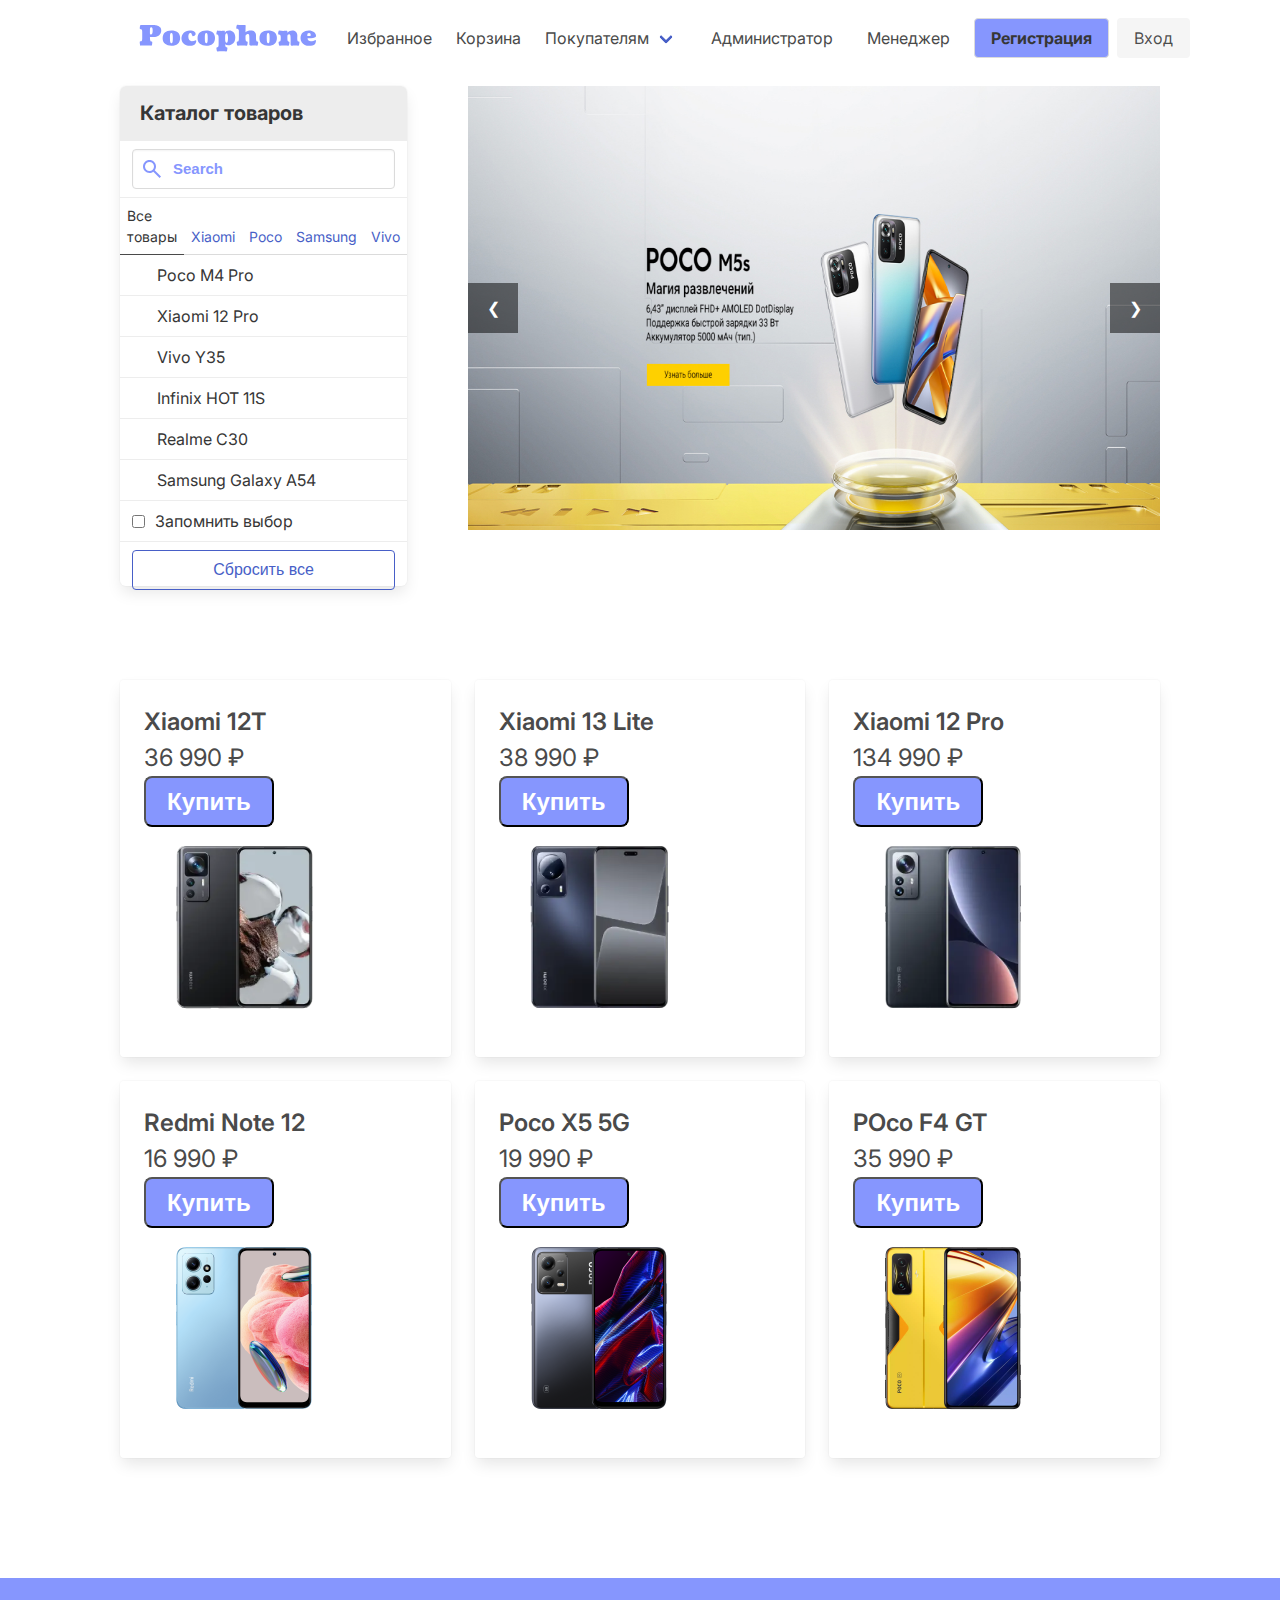
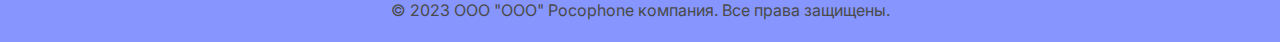
<file: Pocophone/index.html>
<!DOCTYPE html>
<html lang="ru">

<head>
  <meta charset="UTF-8">
  <meta name="viewport" content="width=device-width, initial-scale=1.0">

  <link rel="preconnect" href="https://fonts.googleapis.com">
  <link rel="preconnect" href="https://fonts.gstatic.com" crossorigin>
  <link href="https://fonts.googleapis.com/css2?family=Inter:wght@100;200;300;400;500;600;700;800;900&display=swap"
    rel="stylesheet">

  <link rel="stylesheet" href="bulma/css/bulma.css">
  <link rel="stylesheet" href="style.css">
  <title>Главная</title>
</head>

<body>


  <nav class="navbar" aria-label="main navigation">
    <div class="navbar-brand">
      <a class="navbar-item" href="index.html">
        <img src="img/logo.svg" alt="Логотип нашей компании ООО Pocophone" width="191" height="42">
      </a>

      <a role="button" class="navbar-burger" aria-label="menu" aria-expanded="false" data-target="navbarBasicExample">
        <span aria-hidden="true"></span>
        <span aria-hidden="true"></span>
        <span aria-hidden="true"></span>
      </a>
    </div>

    <div id="navbarBasicExample" class="navbar-menu">
      <div class="navbar-start">
        <a href="fav.html" class="navbar-item">Избранное</a>
        <a class="navbar-item">Корзина</a>

        <div class="navbar-item has-dropdown is-hoverable">
          <a class="navbar-link">Покупателям</a>

          <div class="navbar-dropdown">
            <a class="navbar-item">
              Условия продажи товаров в интернет-магазине
            </a>

            <a class="navbar-item">
              Как оплатить и получить
            </a>

            <a class="navbar-item">
              Обмен, возврат и ремонт
            </a>

            <a class="navbar-item">
              Обзоры
            </a>

            <a class="navbar-item">
              Подборки
            </a>

            <hr class="navbar-divider">

            <a class="navbar-item">
              Часто задаваемые вопросы
            </a>

          </div>
        </div>


        <a href="admin.html" class="navbar-item" style="margin-left: 10px; ">Администратор</a>
        <a href="orders.html" class="navbar-item" style="margin-left: 10px; ">Менеджер</a>
      </div>

      <div class="navbar-end">
        <div class="navbar-item">
          <div class="buttons">
            <a class="button" style="background-color:#8696FE">
              <strong>Регистрация</strong>
            </a>
            <a class="button is-light">
              Вход
            </a>
          </div>
        </div>
      </div>
    </div>
  </nav>


  <main class="main">
    <div class="panel">
      <p class="panel-heading">
        Каталог товаров
      </p>
      <div class="panel-block">
        <p class="control has-icons-left">
          <input class="input" type="text" placeholder="Search">
          <span class="icon is-left">
            <img src="img/icon_search.svg" alt="Иконка поиска">
          </span>
        </p>
      </div>
      <p class="panel-tabs">
        <a class="is-active">Все товары</a>
        <a>Xiaomi</a>
        <a>Poco</a>
        <a>Samsung</a>
        <a>Vivo</a>
      </p>
      <a class="panel-block is-active">
        <span class="panel-icon">
          <i class="fas fa-book" aria-hidden="true"></i>
        </span>
        Poco M4 Pro
      </a>
      <a class="panel-block">
        <span class="panel-icon">
          <i class="fas fa-book" aria-hidden="true"></i>
        </span>
        Xiaomi 12 Pro
      </a>
      <a class="panel-block">
        <span class="panel-icon">
          <i class="fas fa-book" aria-hidden="true"></i>
        </span>
        <div class="anim">
          <p>Vivo Y35</p>
        </div>
      </a>
      <a class="panel-block">
        <span class="panel-icon">
          <i class="fas fa-book" aria-hidden="true"></i>
        </span>
        Infinix HOT 11S
      </a>
      <a class="panel-block">
        <span class="panel-icon">
          <i class="fas fa-code-branch" aria-hidden="true"></i>
        </span>
        Realme C30
      </a>
      <a class="panel-block">
        <span class="panel-icon">
          <i class="fas fa-code-branch" aria-hidden="true"></i>
        </span>
        Samsung Galaxy A54
      </a>
      <label class="panel-block">
        <input type="checkbox">
        Запомнить выбор
      </label>
      <div class="panel-block">
        <button class="button is-link is-outlined is-fullwidth">
          Сбросить все
        </button>
      </div>
    </div>

    <div class="slider">
      <img class="active" src="img/image1.jpg" alt="image 1">
      <img src="img/image2.jpg" alt="image 2">
      <img src="img/image3.jpg" alt="image 3">
      <div class="prev">&#10094;</div>
      <div class="next">&#10095;</div>
    </div>
  </main>


  <div class="container">
      <div class="columns is-mobile is-multiline">
        <div class="column is-one-third">
          <div class="card">
            <div class="card-content">
              <p class="p1">Xiaomi 12T</p>
              <p class="p2">36 990 ₽</p>
              <button onclick="redirectToOtherPage()" class="change-button text-button">Купить</button>
              <img src="img/image1c.png" alt="Фото Xiaomi 12T">
            </div>
          </div>
        </div>
        <div class="column is-one-third">
          <div class="card">
            <div class="card-content">
              <p class="p1">Xiaomi 13 Lite</p>
              <p class="p2">38 990 ₽</p>
              <button class="change-button text-button">Купить</button>
              <img src="img/image2c.png" alt="Фото Xiaomi 13 Lite">
            </div>
          </div>
        </div>
        <div class="column is-one-third">
          <div class="card">
            <div class="card-content">
              <p  class="p1">Xiaomi 12 Pro</p>
              <p  class="p2">134 990 ₽</p>
              <button class="change-button text-button">Купить</button>
              <img src="img/image3c.png" alt="Фото Xiaomi 12 Pro">
            </div>
          </div>
        </div>
        <div class="column is-one-third">
          <div class="card">
            <div class="card-content">
              <p  class="p1">Redmi Note 12</p>
              <p  class="p2">16 990 ₽</p>
              <button class="change-button text-button">Купить</button>
              <img src="img/image4c.png" alt="Фото Redmi Note 12">

            </div>
          </div>
        </div>
        <div class="column is-one-third">
          <div class="card">
            <div class="card-content">
              <p  class="p1">Poco X5 5G</p>
              <p  class="p2">19 990 ₽</p>
              <button class="change-button text-button">Купить</button>
              <img src="img/image5c.png" alt="Фото Poco X5 5G">
            </div>
          </div>
        </div>
        <div class="column is-one-third">
          <div class="card">
            <div class="card-content">
              <p  class="p1">POco F4 GT</p>
              <p  class="p2">35 990 ₽</p>
              <button class="change-button text-button">Купить</button>
              <img src="img/image6c.png" alt="">
            </div>
          </div>
        </div>
      </div>
    </div>




  <footer>
      <p class="fff">&copy; 2023 ООО "ООО" Pocophone компания. Все права защищены.</p>
  </footer>






























  <script>

  var slider = document.querySelector('.slider');
        var prevBtn = slider.querySelector('.prev');
        var nextBtn = slider.querySelector('.next');
        var images = slider.querySelectorAll('img');
        var currentIndex = 0;

        function showImage(index) {
            images[currentIndex].classList.remove('active');
            images[index].classList.add('active');
            currentIndex = index;
        }

        prevBtn.addEventListener('click', function() {
            var index = currentIndex - 1;
            if (index < 0) {
                index = images.length - 1;
            }
            showImage(index);
        });

  
  const navbarBurger = document.querySelector('.navbar-burger');
  const navbarMenu = document.querySelector('.navbar-menu');

  navbarBurger.addEventListener('click', () => {
    navbarBurger.classList.toggle('is-active');
    navbarMenu.classList.toggle('is-active');
  });

  function redirectToOtherPage() {
    window.location.href = "Xiaomi-12T.html";
  }
  
  </script>


</body>

</html>
</file>
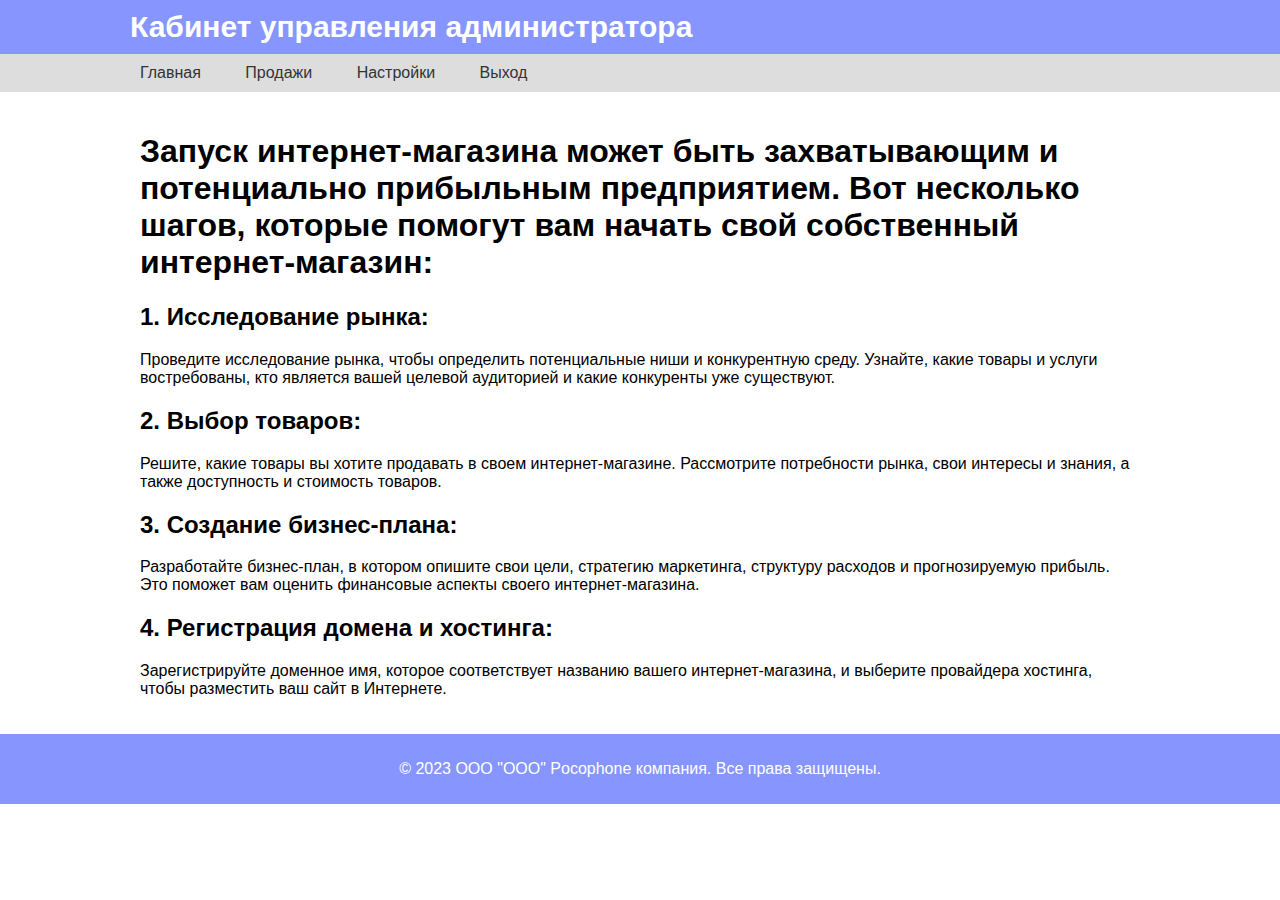
<file: Pocophone/admin.html>
<!DOCTYPE html>
<html lang="en">
<head>
  <meta charset="UTF-8">
  <meta name="viewport" content="width=device-width, initial-scale=1.0">
  <title>Кабинет управления администратора</title>

    <style>
    body {
  font-family: Arial, sans-serif;
  margin: 0;
  padding: 0;
}

header {
  background-color: #8696FE;
  color: #fff;
  padding: 10px;
}

.h1 {
  font-weight: 600;
  color:#fff;
  font-size:30px;
}

a {
  text-decoration:none;
  color:#fff;
}
nav ul {
  list-style-type: none;
  margin: 0;
  padding: 0;
  background-color: #ddd;
}

nav ul li {
  display: inline-block;
}

nav ul li a {
  display: block;
  padding: 10px 20px;
  text-decoration: none;
  color: #333;
}

nav ul li a:hover {
  background-color: #ddd;
}

main {
  padding: 20px;
}

footer {
  background-color: #8696FE;
  color: #fff;
  padding: 10px;
  text-align: center;
}

  </style>
</head>
<body>
  <header>
    <a href="admin.html"><h1 style="margin: 0px 120px;" class="h1">Кабинет управления администратора</h1></a>
  </header>
  
  <nav>
    <ul>
      <li style="margin-left: 120px; "><a href="index.html">Главная</a></li>
      <li><a href="#">Продажи</a></li>
      <li><a href="#">Настройки</a></li>
      <li><a href="#">Выход</a></li>
    </ul>
  </nav>
  
  <main style="margin: 0px 120px;">
    <h1>Запуск интернет-магазина может быть захватывающим и потенциально прибыльным предприятием. Вот несколько шагов, которые помогут вам начать свой собственный интернет-магазин:</h1>
    <h2>1. Исследование рынка:</h2>
    <p> Проведите исследование рынка, чтобы определить потенциальные ниши и конкурентную среду. Узнайте, какие товары и услуги востребованы, кто является вашей целевой аудиторией и какие конкуренты уже существуют.</p>
    <h2>2. Выбор товаров:</h2>
    <p> Решите, какие товары вы хотите продавать в своем интернет-магазине. Рассмотрите потребности рынка, свои интересы и знания, а также доступность и стоимость товаров.</p>
    <h2>3. Создание бизнес-плана:</h2>
    <p> Разработайте бизнес-план, в котором опишите свои цели, стратегию маркетинга, структуру расходов и прогнозируемую прибыль. Это поможет вам оценить финансовые аспекты своего интернет-магазина.</p>
    <h2>4.  Регистрация домена и хостинга:</h2>
    <p> Зарегистрируйте доменное имя, которое соответствует названию вашего интернет-магазина, и выберите провайдера хостинга, чтобы разместить ваш сайт в Интернете.</p>
  </main>
  
  <footer>
    <p>&copy; 2023 ООО "ООО" Pocophone компания. Все права защищены.</p>
</footer>
</body>
</html>
</file>
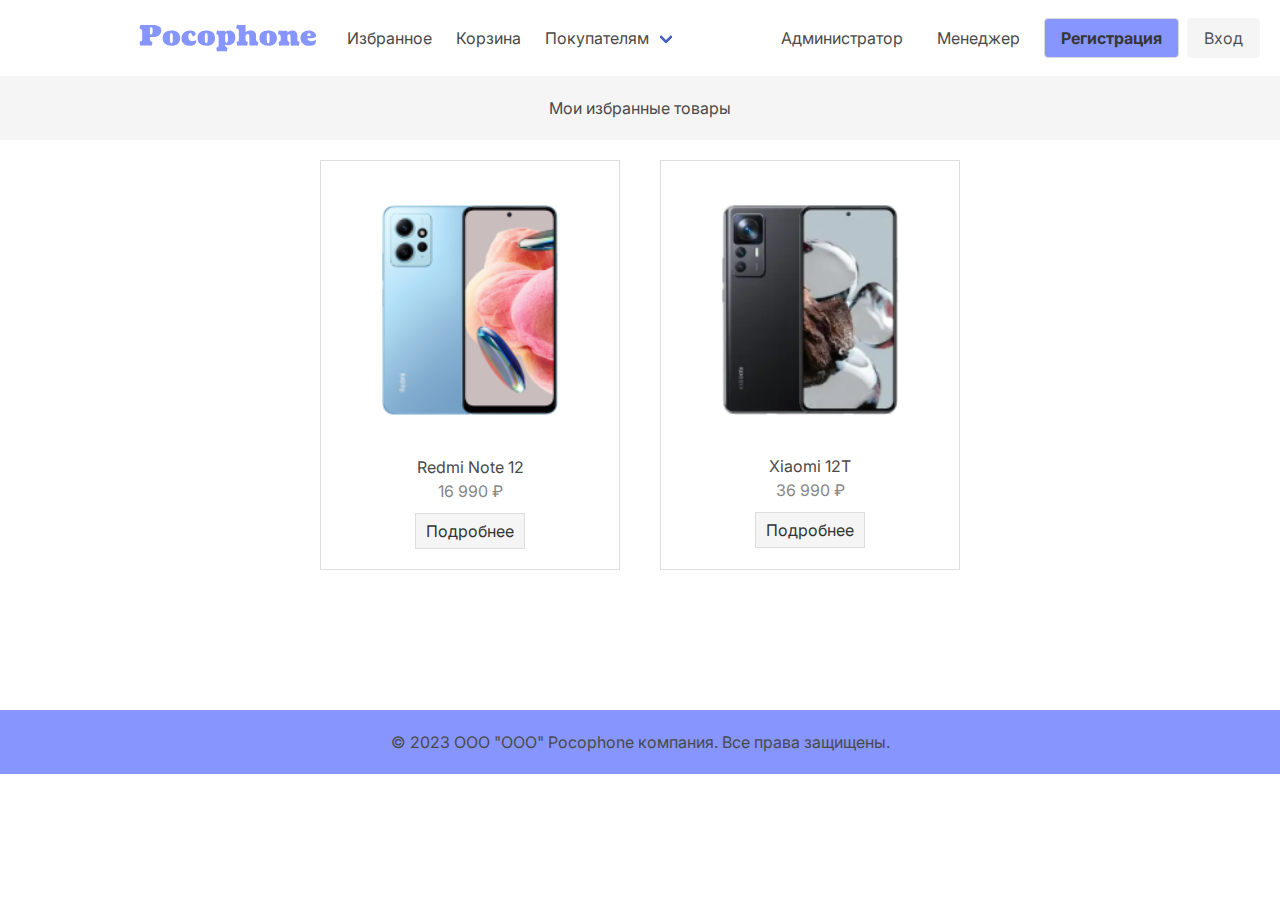
<file: Pocophone/fav.html>
<!DOCTYPE html>
<html lang="en">
<head>
  <meta charset="UTF-8">
  <meta name="viewport" content="width=device-width, initial-scale=1.0">

  <link rel="preconnect" href="https://fonts.googleapis.com">
  <link rel="preconnect" href="https://fonts.gstatic.com" crossorigin>
  <link href="https://fonts.googleapis.com/css2?family=Inter:wght@100;200;300;400;500;600;700;800;900&display=swap" rel="stylesheet">

  <link rel="stylesheet" href="bulma/css/bulma.css">
  <link rel="stylesheet" href="style.css">
  <title>Избранное</title>

    <style>
  body {
  font-family: Arial, sans-serif;
  margin: 0;
  padding: 0;
}

header {
  background-color: #f5f5f5;
  padding: 20px;
  text-align: center;
}

main {
  display: flex;
  flex-wrap: wrap;
  justify-content: center;
}

.product {
  width: 300px;
  margin: 20px;
  padding: 20px;
  border: 1px solid #ddd;
  text-align: center;
}

.product img {
  width: 100%;
  height: auto;
}

.product h2 {
  margin-top: 10px;
}

.product p {
  color: #888;
}

.product a {
  display: inline-block;
  margin-top: 10px;
  padding: 5px 10px;
  background-color: #f5f5f5;
  text-decoration: none;
  color: #333;
  border: 1px solid #ddd;
}

.product a:hover {
  background-color: #ddd;
}
</style>
</head>
<body>


<nav class="navbar" aria-label="main navigation" style="margin:10px 120px">
  <div class="navbar-brand">
    <a class="navbar-item" href="index.html">
      <img src="img/logo.svg" alt="Логотип нашей компании ООО Pocophone" width="191" height="42">
    </a>

    <a role="button" class="navbar-burger" aria-label="menu" aria-expanded="false" data-target="navbarBasicExample">
      <span aria-hidden="true"></span>
      <span aria-hidden="true"></span>
      <span aria-hidden="true"></span>
    </a>
  </div>

  <div id="navbarBasicExample" class="navbar-menu">
    <div class="navbar-start">
      <a class="navbar-item">Избранное</a>
      <a href="fav.html" class="navbar-item">Корзина</a>

      <div class="navbar-item has-dropdown is-hoverable">
        <a class="navbar-link">Покупателям</a>

        <div class="navbar-dropdown">
          <a class="navbar-item">
            Условия продажи товаров в интернет-магазине
          </a>

          <a class="navbar-item">
            Как оплатить и получить
          </a>

          <a class="navbar-item">
            Обмен, возврат и ремонт
          </a>

          <a class="navbar-item">
            Обзоры
          </a>

          <a class="navbar-item">
            Подборки
          </a>

          <hr class="navbar-divider">

          <a class="navbar-item">
            Часто задаваемые вопросы
          </a>

        </div>
      </div>


       <a href="admin.html" class="navbar-item" style="margin-left: 80px; ">Администратор</a>
         <a href="orders.html" class="navbar-item" style="margin-left: 10px; ">Менеджер</a>
    </div>

    <div class="navbar-end">
      <div class="navbar-item">
        <div class="buttons">
          <a class="button" style="background-color:#8696FE">
            <strong>Регистрация</strong>
          </a>
          <a class="button is-light">
            Вход
          </a>
        </div>
      </div>
    </div>
  </div>
</nav>
  <header>
    <h1>Мои избранные товары</h1>
  </header>

  <main>
    <div class="product">
      <img src="img/image4c.png" alt="Product 1">
      <h2>Redmi Note 12</h2>
      <p>16 990 ₽</p>
      <a href="#">Подробнее</a>
    </div>

    <div class="product">
      <img src="img/image1c.png" alt="Product 2">
      <h2>Xiaomi 12T</h2>
      <p>36 990 ₽</p>
      <a href="Xiaomi-12T.html">Подробнее</a>
    </div>

    <!-- Добавьте другие товары по аналогии -->
  </main>

  <footer>
    <p>&copy; 2023 ООО "ООО" Pocophone компания. Все права защищены.</p>
</footer>

</body>
</html>
</file>
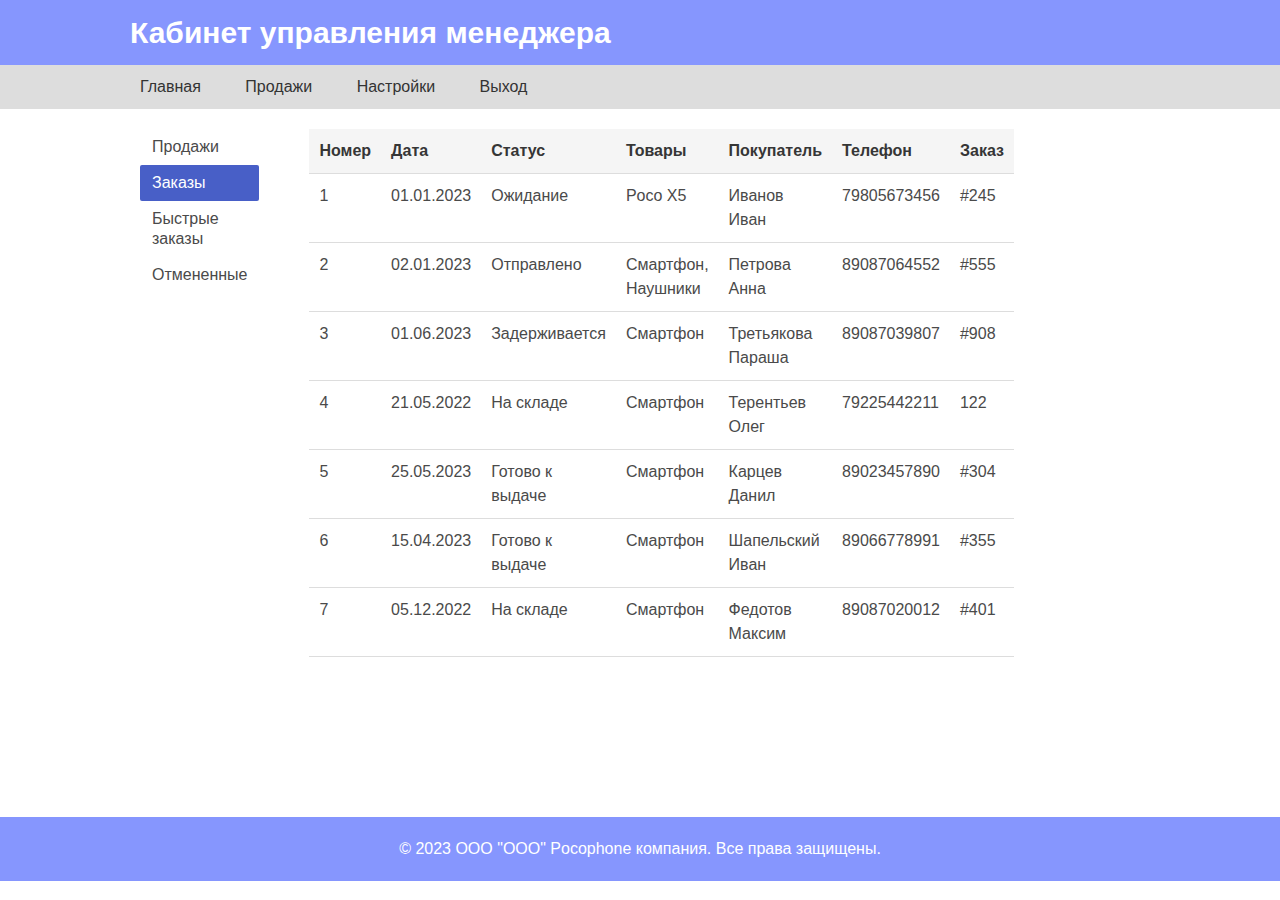
<file: Pocophone/orders.html>
<!DOCTYPE html>
<html lang="en">
<head>
  <meta charset="UTF-8">
  <meta name="viewport" content="width=device-width, initial-scale=1.0">
  <link rel="stylesheet" href="bulma/css/bulma.css">
  
  <title>Продажи</title>

  <style>
    body {
  font-family: Arial, sans-serif;
  margin: 0;
  padding: 0;

}

header {
  background-color: #8696FE;
  color: #fff;
  padding: 10px;
}

h1 {
  font-weight: 600;
  color:#fff;
  font-size:30px;
}
a {
  text-decoration:none;
  color:#fff;
}
nav ul {
  list-style-type: none;
  margin: 0;
  padding: 0;
  background-color: #ddd;
}

nav ul li {
  display: inline-block;
}

nav ul li a {
  display: block;
  padding: 10px 20px;
  text-decoration: none;
  color: #333;
}

nav ul li a:hover {
  background-color: #ddd;
}

main {
  padding: 20px;
}

footer {
  background-color: #8696FE;
  color: #fff;
  padding: 10px;
  text-align: center;
}


table {
  width: 100%;
  border-collapse: collapse;
  margin-bottom: 20px;
}

th, td {
  padding: 10px;
  text-align: left;
  border-bottom: 1px solid #ddd;
}

thead th {
  background-color: #f5f5f5;
}

tbody tr:hover {
  background-color: #f9f9f9;
}

tbody td:nth-child(1) {
  width: 50px;
}

tbody td:nth-child(2) {
  width: 100px;
}

tbody td:nth-child(3) {
  width: 120px;
}

tbody td:nth-child(4) {
  width: 200px;
}

tbody td:nth-child(5) {
  width: 150px;
}

footer {
  margin-top: 120px;
background: #8696FE;
  padding: 20px 0;
  text-align: center;
}
  </style>

</head>
<body>
  <header>
    <a href="index.html"><h1 style="margin: 0px 120px;">Кабинет управления менеджера</h1></a>
  </header>
  
  <nav>
    <ul>
      <li style="margin-left: 120px; "><a href="index.html">Главная</a></li>
      <li><a href="orders.html">Продажи</a></li>
      <li><a href="#">Настройки</a></li>
      <li><a href="#">Выход</a></li>
    </ul>
  </nav>
  
  <main style="margin: 0px 120px; width:300px; display:flex;">
   <aside class="menu">
  <ul class="menu-list">
    <li>
      <a>Продажи</a>
    </li>
        <li><a class="is-active">Заказы</a></li>
        <li><a>Быстрые заказы</a></li>
        <li><a>Отмененные</a></li>
    </ul>
</aside>


<table style="margin-left: 50px;">
  <thead>
    <tr>
      <th>Номер</th>
      <th>Дата</th>
      <th>Статус</th>
      <th>Товары</th>
      <th>Покупатель</th>
      <th>Телефон</th>
      <th>Заказ</th>
    </tr>
  </thead>
  <tbody>
    <tr>
      <td>1</td>
      <td>01.01.2023</td>
      <td>Ожидание</td>
      <td>Poco X5</td>
      <td>Иванов Иван</td>
      <td>79805673456</td>
      <td>#245</td>
    </tr>
    <tr>
      <td>2</td>
      <td>02.01.2023</td>
      <td>Отправлено</td>
      <td>Смартфон, Наушники</td>
      <td>Петрова Анна</td>
      <td>89087064552</td>
      <td>#555</td>
    </tr>
     <tr>
      <td>3</td>
      <td>01.06.2023</td>
      <td>Задерживается</td>
      <td>Смартфон</td>
      <td>Третьякова Параша</td>
      <td>89087039807</td>
      <td>#908</td>
    </tr>
    <tr>
      <td>4</td>
      <td>21.05.2022</td>
      <td>На складе</td>
      <td>Смартфон</td>
      <td>Терентьев Олег</td>
      <td>79225442211</td>
      <td>122</td>
    </tr>
     <tr>
      <td>5</td>
      <td>25.05.2023</td>
      <td>Готово к выдаче</td>
      <td>Смартфон</td>
      <td>Карцев Данил</td>
      <td>89023457890</td>
      <td>#304</td>
    </tr>
     <tr>
      <td>6</td>
      <td>15.04.2023</td>
      <td>Готово к выдаче</td>
      <td>Смартфон</td>
      <td>Шапельский Иван</td>
      <td>89066778991</td>
      <td>#355</td>
    </tr>
     <tr>
      <td>7</td>
      <td>05.12.2022</td>
      <td>На складе</td>
      <td>Смартфон</td>
      <td>Федотов Максим</td>
      <td>89087020012</td>
      <td>#401</td>
    </tr>

  </tbody>
</table>

  </main>
  
  <footer>
    <p>&copy; 2023 ООО "ООО" Pocophone компания. Все права защищены.</p>
</footer>
</body>
</html>
</file>
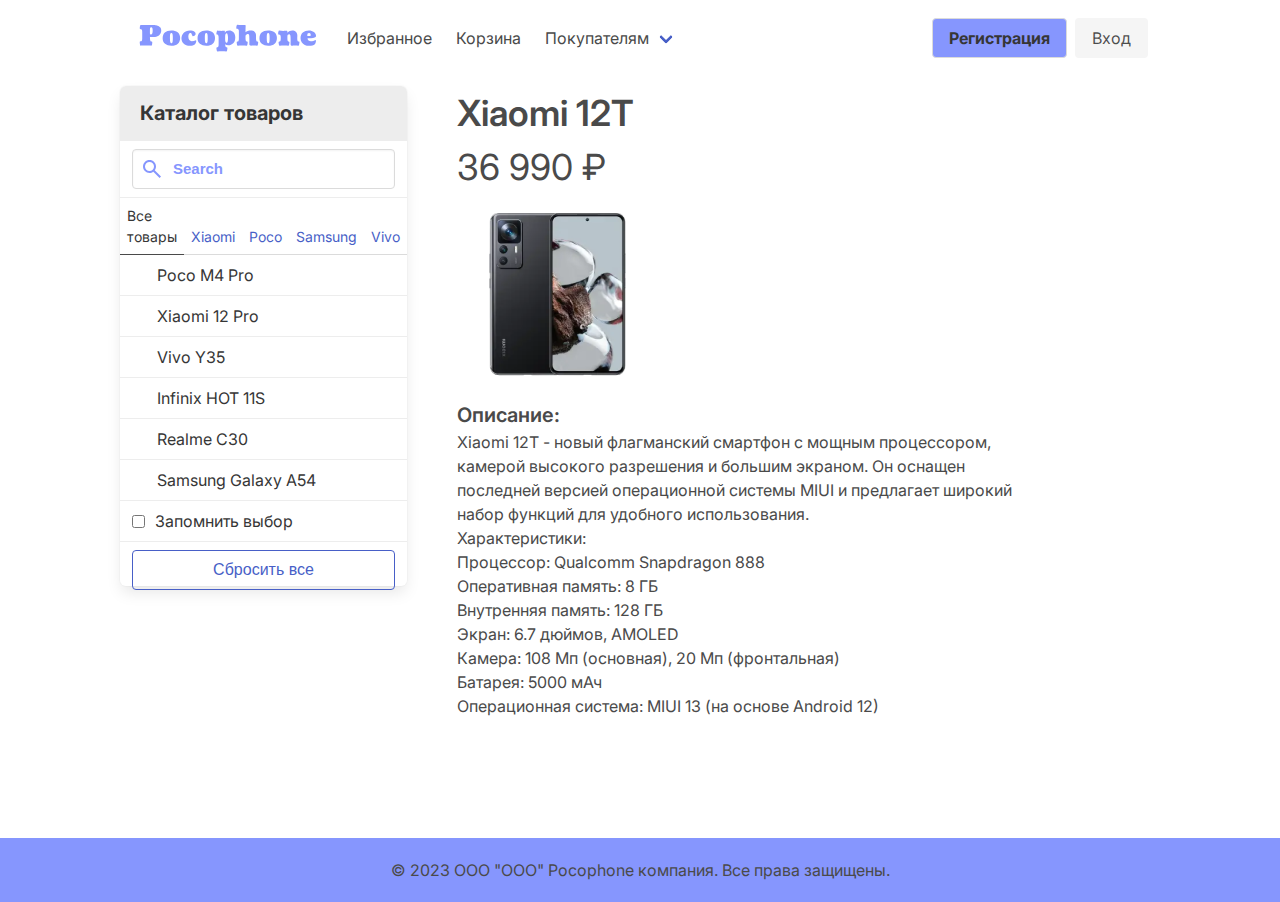
<file: Pocophone/Xiaomi-12T.html>
<!DOCTYPE html>
<html lang="en">
<head>
  <meta charset="UTF-8">
  <meta name="viewport" content="width=device-width, initial-scale=1.0">

  <link rel="preconnect" href="https://fonts.googleapis.com">
  <link rel="preconnect" href="https://fonts.gstatic.com" crossorigin>
  <link href="https://fonts.googleapis.com/css2?family=Inter:wght@100;200;300;400;500;600;700;800;900&display=swap" rel="stylesheet">

  <link rel="stylesheet" href="bulma/css/bulma.css">
  <link rel="stylesheet" href="style.css">
  <title>Xiaomi 12T</title>
</head>
<body>
  

<nav class="navbar" aria-label="main navigation" style="margin:10px 120px">
  <div class="navbar-brand">
    <a class="navbar-item" href="index.html">
      <img src="img/logo.svg" alt="Логотип нашей компании ООО Pocophone" width="191" height="42">
    </a>

    <a role="button" class="navbar-burger" aria-label="menu" aria-expanded="false" data-target="navbarBasicExample">
      <span aria-hidden="true"></span>
      <span aria-hidden="true"></span>
      <span aria-hidden="true"></span>
    </a>
  </div>

  <div id="navbarBasicExample" class="navbar-menu">
    <div class="navbar-start">
      <a href="fav.html" class="navbar-item">Избранное</a>
      <a class="navbar-item">Корзина</a>

      <div class="navbar-item has-dropdown is-hoverable">
        <a class="navbar-link">Покупателям</a>

        <div class="navbar-dropdown">
          <a class="navbar-item">
            Условия продажи товаров в интернет-магазине
          </a>

          <a class="navbar-item">
            Как оплатить и получить
          </a>

          <a class="navbar-item">
            Обмен, возврат и ремонт
          </a>

          <a class="navbar-item">
            Обзоры
          </a>

          <a class="navbar-item">
            Подборки
          </a>

          <hr class="navbar-divider">

          <a class="navbar-item">
            Часто задаваемые вопросы
          </a>

        </div>
      </div>
    </div>

    <div class="navbar-end">
      <div class="navbar-item">
        <div class="buttons">
          <a class="button" style="background-color:#8696FE">
            <strong>Регистрация</strong>
          </a>
          <a class="button is-light">
            Вход
          </a>
        </div>
      </div>
    </div>
  </div>
</nav>




<main style="display: flex; margin: 20px 120px;">
  <div class="panel" style="width: 400px; height: 500px;">
    <p class="panel-heading">
      Каталог товаров
    </p>
    <div class="panel-block">
      <p class="control has-icons-left">
        <input class="input" type="text" placeholder="Search">
        <span class="icon is-left">
          <img src="img/icon_search.svg" alt="Иконка поиска">
        </span>
      </p>
    </div>
    <p class="panel-tabs">
      <a class="is-active">Все товары</a>
      <a>Xiaomi</a>
      <a>Poco</a>
      <a>Samsung</a>
      <a>Vivo</a>
    </p>
    <a class="panel-block is-active">
      <span class="panel-icon">
        <i class="fas fa-book" aria-hidden="true"></i>
      </span>
      Poco M4 Pro
    </a>
    <a class="panel-block">
      <span class="panel-icon">
        <i class="fas fa-book" aria-hidden="true"></i>
      </span>
      Xiaomi 12 Pro
    </a>
    <a class="panel-block">
      <span class="panel-icon">
        <i class="fas fa-book" aria-hidden="true"></i>
      </span>
      Vivo Y35
    </a>
    <a class="panel-block">
      <span class="panel-icon">
        <i class="fas fa-book" aria-hidden="true"></i>
      </span>
      Infinix HOT 11S
    </a>
    <a class="panel-block">
      <span class="panel-icon">
        <i class="fas fa-code-branch" aria-hidden="true"></i>
      </span>
      Realme C30
    </a>
    <a class="panel-block">
      <span class="panel-icon">
        <i class="fas fa-code-branch" aria-hidden="true"></i>
      </span>
      Samsung Galaxy A54
    </a>
    <label class="panel-block">
      <input type="checkbox">
      Запомнить выбор
    </label>
    <div class="panel-block">
      <button class="button is-link is-outlined is-fullwidth">
        Сбросить все
      </button>
    </div>
  </div>

  <div style="margin-left: 50px; margin-right: 120px;">
      <h1 class="h1">Xiaomi 12T</h1>
      <h2 class="h2">36 990 ₽</h2>
    <img src="img/image1c.png" alt="Xiaomi 12T">
    <h2 style="font-weight: 600; font-size: 20px;">Описание:</h2>
    <p>Xiaomi 12T - новый флагманский смартфон с мощным процессором, камерой высокого разрешения и большим экраном. Он оснащен последней версией операционной системы MIUI и предлагает широкий набор функций для удобного использования.</p>
    <h2>Характеристики:</h2>
    <ul>
        <li>Процессор: Qualcomm Snapdragon 888</li>
        <li>Оперативная память: 8 ГБ</li>
        <li>Внутренняя память: 128 ГБ</li>
        <li>Экран: 6.7 дюймов, AMOLED</li>
        <li>Камера: 108 Мп (основная), 20 Мп (фронтальная)</li>
        <li>Батарея: 5000 мАч</li>
        <li>Операционная система: MIUI 13 (на основе Android 12)</li>
    </ul>
  </div>
</main>

<footer>
    <p>&copy; 2023 ООО "ООО" Pocophone компания. Все права защищены.</p>
</footer>






</body>
</html>
</file>
<file: Pocophone/style.css>
/*Стили для всей страницы*/

* {
	padding: 0;
	margin: 0;
	font-family: 'Inter';
}

/*Отступ */
.navbar {
	margin:10px 120px;
}

/*Изменение цвета поиска и скругление */
  .has-border-purple {
    border: 2px solid #EFE9FF;
    border-radius: 5px;
  }

/*Изменение цвета "Поиск" */
.input::placeholder {
    color: #8696FE;
    font-weight: 600;
    font-size: 15px;
  }


.container {
	flex: 1; 
  margin-left: 120px; 
  margin-top: 70px; 
  margin-right: 120px;
}
/*Изменение цвета поиска, когда вводишь что-то*/
  .has-text-custom {
    color: #FF0000; /* Измените значение на желаемый цвет текста */
  }

/*Слайдер*/
 .slider {
  position: relative;
  width: 964px;
  height: 444px;
  overflow: hidden;
  margin-left: 61px;
}

  .slider img {
  display: none;
  width: 100%;
  height: 100%;
}

  .slider img.active {
  display: block;
}

  .slider .prev,
  .slider .next {
        position: absolute;
        top: 50%;
        transform: translateY(-50%);
        width: 50px;
        height: 50px;
        background-color: rgba(0, 0, 0, 0.5);
        color: #fff;
        text-align: center;
        line-height: 50px;
        cursor: pointer;
        }

.slider .prev {
left: 0;
}

.slider .next {
right: 0;
}

.main {
	display: flex; 
	margin: 20px 120px;
} 




.p1 {
font-weight: 600;
font-size: 24px;
}

.p2 {
font-weight: 400;
font-size: 24px;
}

.panel {
	width: 400px; height: 500px;
}
.change-button {
  width: 130px;
  height: 51px;
  background: #8696FE;
  border-radius: 8px;
}

.text-button {
	color:#fff;
	font-weight: 600;
	font-size: 24px;
}


footer {
  margin-top: 120px;
  background: #8696FE;
  padding: 20px 0;
  text-align: center;
}


.h1 {
font-weight: 600;
font-size: 36px;
}


.h2 {
font-weight: 400;
font-size: 36px;
}


@media (max-width: 768px) {
.navbar-menu {
    display: none;
  }

.navbar-burger {
    display: block;
  }

  .navbar-menu.is-active {
  display: block;
  }

.slider {
    width: 100%;
    height: 70%;
    margin-left: 0;
    margin-bottom: 50px;
  }



.slider img {
  display: none;
  width: 100%;
  height: 100%;
}

.slider img.active {
  display: block;
}

  .slider .prev,
  .slider .next {
        position: absolute;
        top: 50%;
        transform: translateY(-50%);
        width: 50px;
        height: 50px;
        background-color: rgba(0, 0, 0, 0.5);
        color: #fff;
        text-align: center;
        line-height: 50px;
        cursor: pointer;
        }

.slider .prev {
  left: 0;
}

.slider .next {
  right: 0;
}
  
/* Добавляем отступы в адаптивном режиме */
.navbar {
  margin: 10px 20px;
}

.main {
	margin: 0px 20px;
	display: flex;
	flex-direction: column;
}
  .panel {
  width: 90%;
  margin: 0px 20px;
  }

.p1 {
  font-weight: 600;
  font-size: 10px;
}

.p2 {
  font-weight: 400;
  font-size: 10px;
}




.container {
	margin: 0px 20px;

}

.change-button {
  width: 65px;
  height: 25.5px;
  background: #8696FE;
  border-radius: 5px;
}

.text-button {
	color:#fff;
	font-weight: 600;
	font-size: 10px;
}

footer {
	margin-top: 50px;
	width: 100%;
	background: #8696FE;
	padding: 10px 0;
  text-align: center;
}

.fff {
	font-weight: 400;
  font-size: 10px;
}

}

.anim > p{
  transition: 100ms; 
}
.anim > p:hover{
  color: blue;
}
</file>
